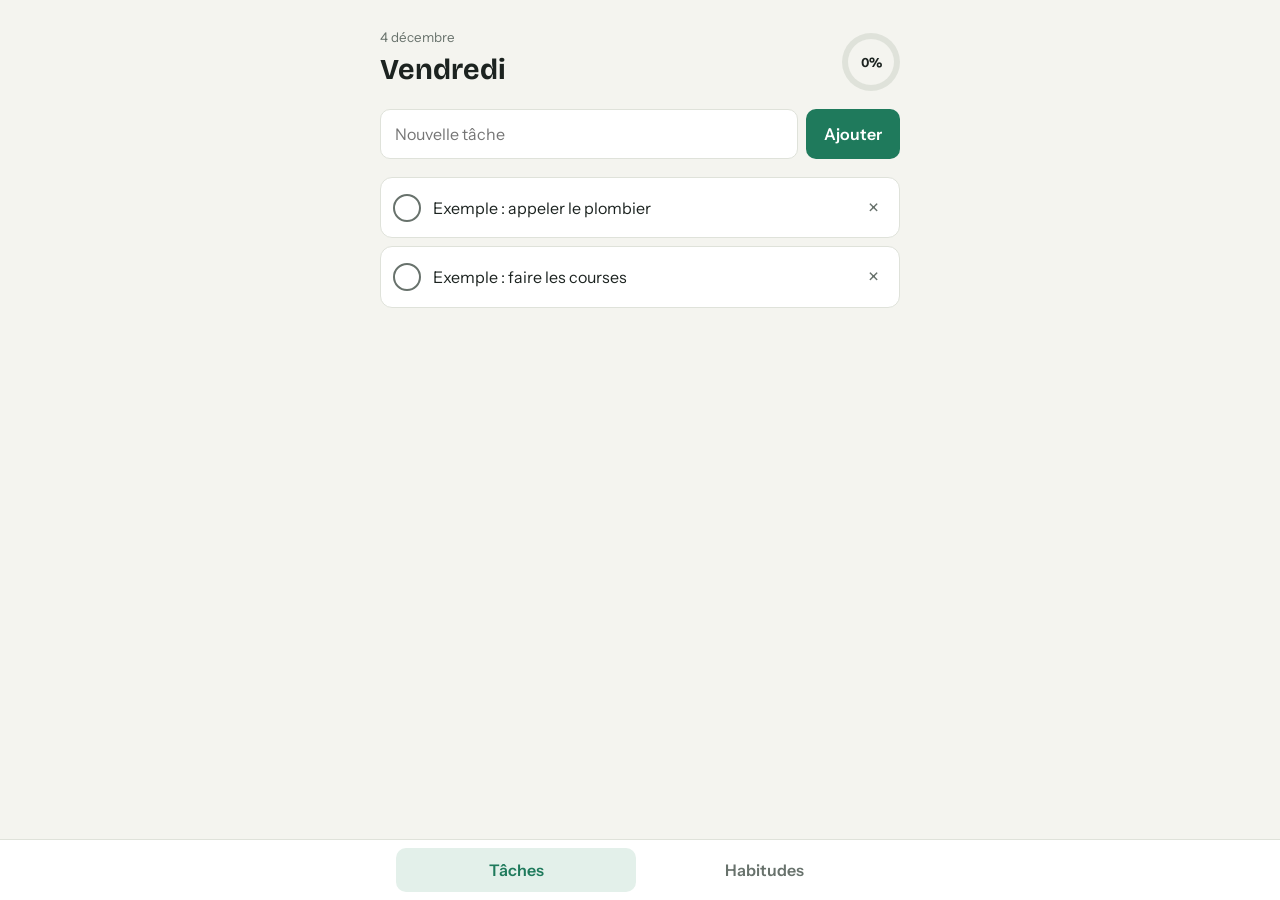
<file: app/index.html>
<!DOCTYPE html>
<html lang="fr">
<head>
<meta charset="utf-8">
<meta name="viewport" content="width=device-width, initial-scale=1, viewport-fit=cover">
<meta name="theme-color" content="#1f7a5c">
<meta name="apple-mobile-web-app-capable" content="yes">
<meta name="mobile-web-app-capable" content="yes">
<meta name="apple-mobile-web-app-title" content="Routine">
<link rel="manifest" href="manifest.webmanifest">
<link rel="icon" href="icon.svg" type="image/svg+xml">
<link rel="apple-touch-icon" href="icon-192.png">
<title>Routine</title>
<link rel="preconnect" href="https://fonts.googleapis.com">
<link rel="preconnect" href="https://fonts.gstatic.com" crossorigin>
<link href="https://fonts.googleapis.com/css2?family=Bricolage+Grotesque:opsz,wght@12..96,500;12..96,700&family=Instrument+Sans:wght@400;500;600&display=swap" rel="stylesheet">
<style>
/* Concept : carnet de poche, une colonne, pouce-friendly, barre d'onglets en bas */
:root{
  --bg:#f4f4ef; --card:#ffffff; --fg:#1c2320; --muted:#68726c; --line:#dfe2da;
  --accent:#1f7a5c; --accent-fg:#ffffff; --warn:#c2512c; --soft:#e3f0ea;
  --display:'Bricolage Grotesque',system-ui,sans-serif; --body:'Instrument Sans',system-ui,sans-serif;
}
@media (prefers-color-scheme:dark){:root:not([data-theme="light"]){
  --bg:#101614; --card:#18211e; --fg:#e8ede9; --muted:#95a39b; --line:#2a3631;
  --accent:#4cc79c; --accent-fg:#06241a; --warn:#ff9168; --soft:#1b2e27; color-scheme:dark}}
:root[data-theme="dark"]{
  --bg:#101614; --card:#18211e; --fg:#e8ede9; --muted:#95a39b; --line:#2a3631;
  --accent:#4cc79c; --accent-fg:#06241a; --warn:#ff9168; --soft:#1b2e27; color-scheme:dark}
*{box-sizing:border-box}
body{background:var(--bg);color:var(--fg);font:16px/1.5 var(--body);padding-inline:16px;padding-block:20px 96px}
.app{max-width:520px;margin-inline:auto}
h1,h2{font-family:var(--display);margin:0}
button{font:inherit;color:inherit;cursor:pointer}
:focus-visible{outline:2px solid var(--accent);outline-offset:2px}
.head{display:flex;justify-content:space-between;align-items:flex-end;gap:12px;margin-bottom:18px}
.head h1{font-size:1.8rem;text-transform:capitalize}
.head small{color:var(--muted);display:block}
.ring{--p:0;width:58px;height:58px;border-radius:50%;flex:none;display:grid;place-items:center;font:700 .85rem var(--display);font-variant-numeric:tabular-nums;
  background:conic-gradient(var(--accent) calc(var(--p)*1%),var(--line) 0)}
.ring span{width:46px;height:46px;border-radius:50%;background:var(--bg);display:grid;place-items:center}
.add{display:flex;gap:8px;margin-bottom:18px}
.add input{flex:1;min-width:0;font:inherit;padding:12px 14px;border-radius:10px;border:1px solid var(--line);background:var(--card);color:var(--fg)}
.add button{background:var(--accent);color:var(--accent-fg);border:0;border-radius:10px;padding:0 18px;font-weight:600}
.list{display:grid;gap:8px;margin:0;padding:0;list-style:none}
.item{display:flex;align-items:center;gap:12px;background:var(--card);border:1px solid var(--line);border-radius:12px;padding:10px 12px}
.item .txt{flex:1;min-width:0;overflow-wrap:anywhere;text-align:left;background:none;border:0;padding:6px 0}
.chk{width:28px;height:28px;border-radius:50%;border:2px solid var(--muted);background:none;flex:none;display:grid;place-items:center;color:var(--accent-fg);font-weight:700}
.done .chk{background:var(--accent);border-color:var(--accent)}
.done .txt{color:var(--muted);text-decoration:line-through}
.del{background:none;border:0;color:var(--muted);font-size:1.3rem;padding:4px 8px;border-radius:8px}
.streak{font:600 .8rem var(--body);color:var(--accent);background:var(--soft);padding:2px 9px;border-radius:99px;white-space:nowrap;font-variant-numeric:tabular-nums}
.week{display:flex;gap:4px;margin-top:6px}
.week i{width:10px;height:10px;border-radius:3px;background:var(--line)}
.week i.on{background:var(--accent)}
.hab{flex-direction:column;align-items:stretch;gap:2px}
.hab .row{display:flex;align-items:center;gap:12px}
.empty{color:var(--muted);text-align:center;padding:28px 12px;border:1px dashed var(--line);border-radius:12px}
.sec{font:600 .78rem var(--body);letter-spacing:.1em;text-transform:uppercase;color:var(--muted);margin:22px 0 8px}
.clear{background:none;border:0;color:var(--warn);padding:8px 0;font-size:.9rem}
nav{position:fixed;inset:auto 0 0 0;background:var(--card);border-top:1px solid var(--line);display:flex;justify-content:center;gap:8px;padding:8px 16px calc(8px + env(safe-area-inset-bottom,0px))}
nav button{flex:1;max-width:240px;border:0;background:none;padding:10px;border-radius:10px;font-weight:600;color:var(--muted)}
nav button[aria-selected="true"]{background:var(--soft);color:var(--accent)}
</style>
</head>
<body>


<div class="app">
  <div class="head">
    <div><small id="sub"></small><h1 id="date"></h1></div>
    <div class="ring" id="ring" role="img"><span id="pct">0%</span></div>
  </div>
  <section id="v-tasks">
    <form class="add" id="f-task"><input id="in-task" placeholder="Nouvelle tâche" aria-label="Nouvelle tâche" maxlength="120"><button>Ajouter</button></form>
    <ul class="list" id="tasks"></ul>
    <button class="clear" id="clear" hidden>Supprimer les tâches terminées</button>
  </section>
  <section id="v-habits" hidden>
    <form class="add" id="f-hab"><input id="in-hab" placeholder="Nouvelle habitude (ex. boire 2 L d'eau)" aria-label="Nouvelle habitude" maxlength="60"><button>Ajouter</button></form>
    <ul class="list" id="habits"></ul>
  </section>
</div>
<nav role="tablist" aria-label="Sections">
  <button role="tab" id="n-tasks" aria-selected="true">Tâches</button>
  <button role="tab" id="n-habits" aria-selected="false">Habitudes</button>
</nav>

<script>
const KEY='routine-v1';
const today=()=>new Date().toISOString().slice(0,10);
const dayOff=n=>{const d=new Date();d.setDate(d.getDate()-n);return d.toISOString().slice(0,10)};
let S;
try{S=JSON.parse(localStorage.getItem(KEY))}catch(e){}
if(!S)S={tasks:[{id:1,t:'Exemple : appeler le plombier',d:false},{id:2,t:'Exemple : faire les courses',d:false}],habits:[{id:3,t:'Exemple : marcher 20 min',days:[dayOff(1),dayOff(2)]}],n:4};
const save=()=>{try{localStorage.setItem(KEY,JSON.stringify(S))}catch(e){}};
const $=id=>document.getElementById(id);
const esc=s=>s.replace(/[&<>"]/g,c=>({'&':'&amp;','<':'&lt;','>':'&gt;','"':'&quot;'}[c]));
const streak=h=>{let n=0,i=h.days.includes(today())?0:1;while(h.days.includes(dayOff(i))){n++;i++}return n};

function render(){
  const dt=new Date();
  $('date').textContent=dt.toLocaleDateString('fr-FR',{weekday:'long'});
  $('sub').textContent=dt.toLocaleDateString('fr-FR',{day:'numeric',month:'long'});
  $('tasks').innerHTML=S.tasks.length?S.tasks.map(k=>`<li class="item ${k.d?'done':''}"><button class="chk" data-t="${k.id}" aria-label="Terminer">${k.d?'✓':''}</button><span class="txt">${esc(k.t)}</span><button class="del" data-dt="${k.id}" aria-label="Supprimer">×</button></li>`).join(''):'<li class="empty">Aucune tâche. Ajoutez la première ci-dessus.</li>';
  $('habits').innerHTML=S.habits.length?S.habits.map(h=>{const on=h.days.includes(today()),s=streak(h);
    const w=[6,5,4,3,2,1,0].map(i=>`<i class="${h.days.includes(dayOff(i))?'on':''}"></i>`).join('');
    return `<li class="item hab ${on?'done':''}"><div class="row"><button class="chk" data-h="${h.id}" aria-label="Fait aujourd'hui">${on?'✓':''}</button><span class="txt">${esc(h.t)}</span><span class="streak">${s} j</span><button class="del" data-dh="${h.id}" aria-label="Supprimer">×</button></div><div class="week" title="7 derniers jours">${w}</div></li>`}).join(''):'<li class="empty">Aucune habitude. Choisissez-en une petite, à faire chaque jour.</li>';
  const total=S.tasks.length+S.habits.length;
  const done=S.tasks.filter(k=>k.d).length+S.habits.filter(h=>h.days.includes(today())).length;
  const p=total?Math.round(done/total*100):0;
  $('ring').style.setProperty('--p',p);$('pct').textContent=p+'%';$('ring').setAttribute('aria-label',p+' % accompli aujourd\'hui');
  $('clear').hidden=!S.tasks.some(k=>k.d);
  save();
}
$('f-task').addEventListener('submit',e=>{e.preventDefault();const v=$('in-task').value.trim();if(!v)return;S.tasks.unshift({id:S.n++,t:v,d:false});$('in-task').value='';render()});
$('f-hab').addEventListener('submit',e=>{e.preventDefault();const v=$('in-hab').value.trim();if(!v)return;S.habits.push({id:S.n++,t:v,days:[]});$('in-hab').value='';render()});
document.addEventListener('click',e=>{
  const b=e.target.closest('button');if(!b)return;
  const d=b.dataset;
  if(d.t){const k=S.tasks.find(x=>x.id==d.t);k.d=!k.d;render()}
  else if(d.dt){S.tasks=S.tasks.filter(x=>x.id!=d.dt);render()}
  else if(d.h){const h=S.habits.find(x=>x.id==d.h),i=h.days.indexOf(today());i<0?h.days.push(today()):h.days.splice(i,1);render()}
  else if(d.dh){S.habits=S.habits.filter(x=>x.id!=d.dh);render()}
});
$('clear').addEventListener('click',()=>{S.tasks=S.tasks.filter(k=>!k.d);render()});
function tab(k){['tasks','habits'].forEach(x=>{$('v-'+x).hidden=x!==k;$('n-'+x).setAttribute('aria-selected',x===k)})}
$('n-tasks').onclick=()=>tab('tasks');$('n-habits').onclick=()=>tab('habits');
render();
</script>
<script>
if('serviceWorker' in navigator){addEventListener('load',()=>navigator.serviceWorker.register('sw.js').catch(()=>{}))}
</script>
</body>
</html>
</file>
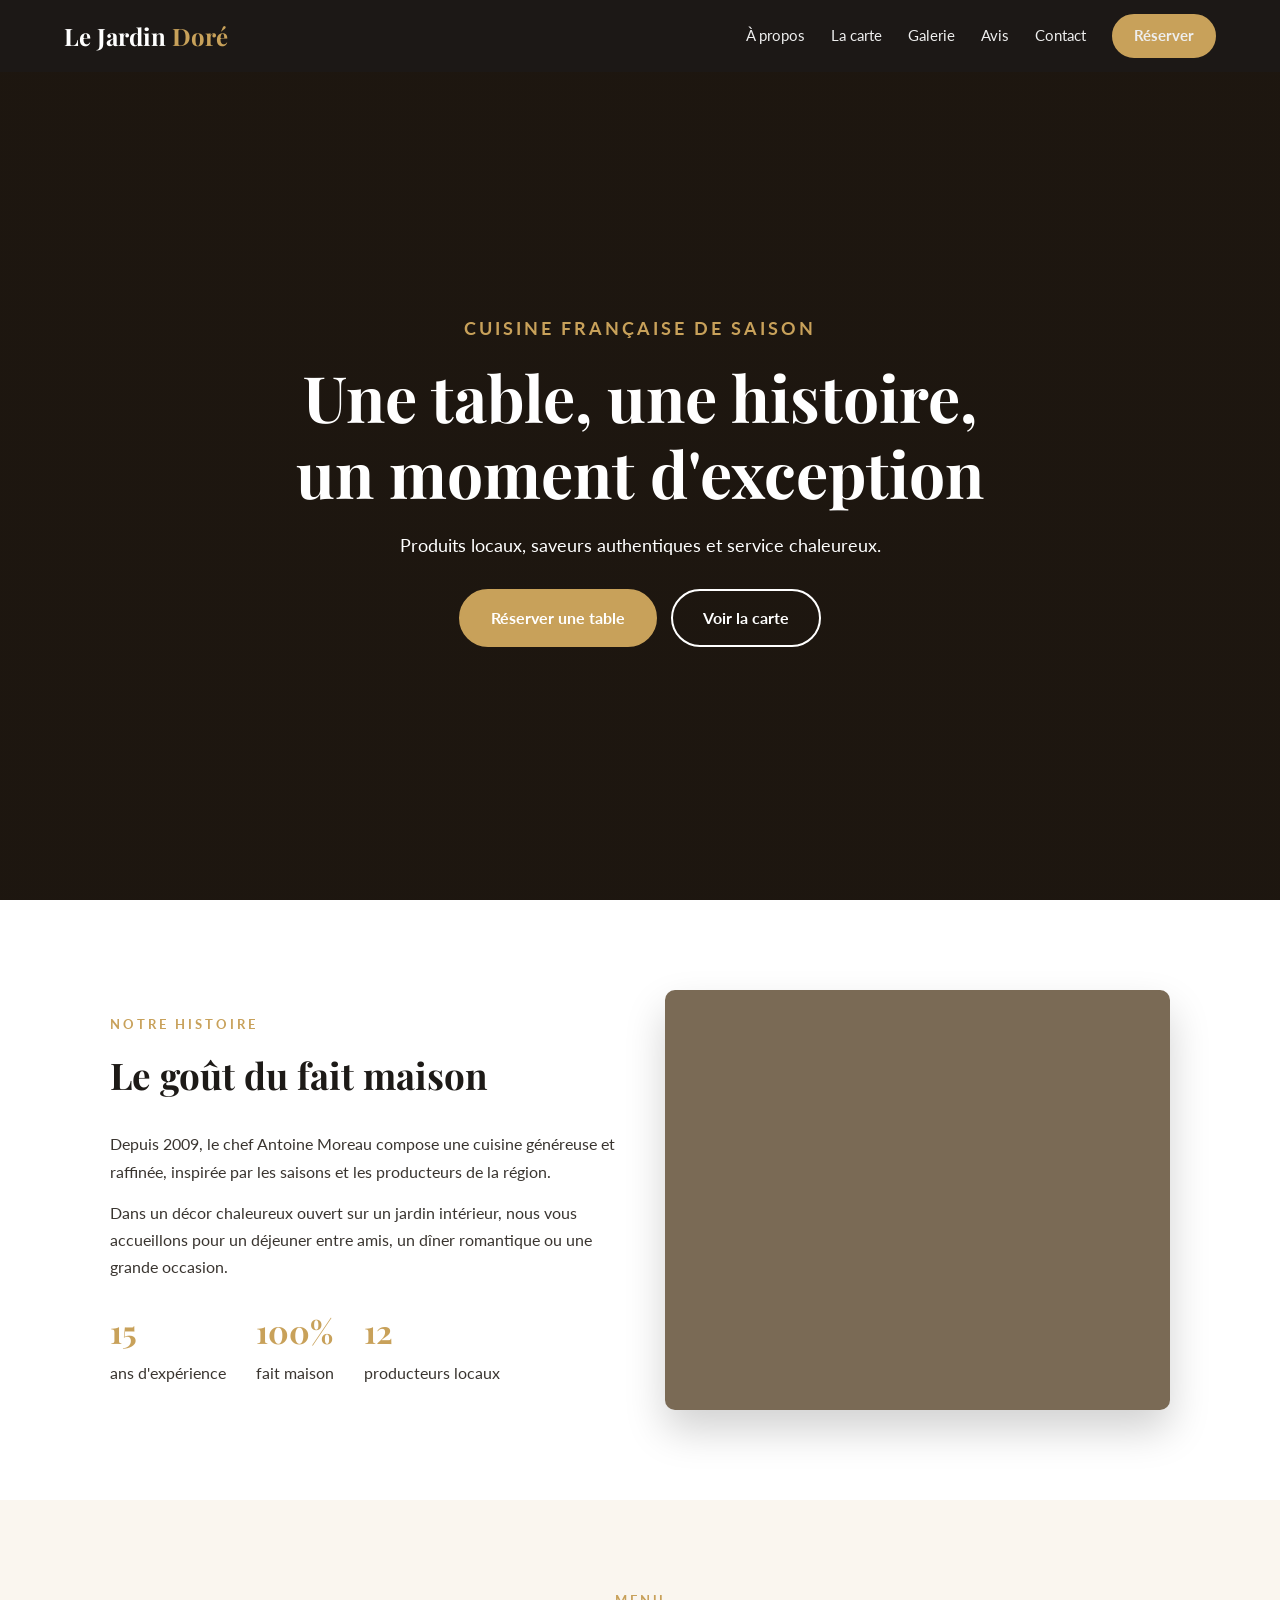
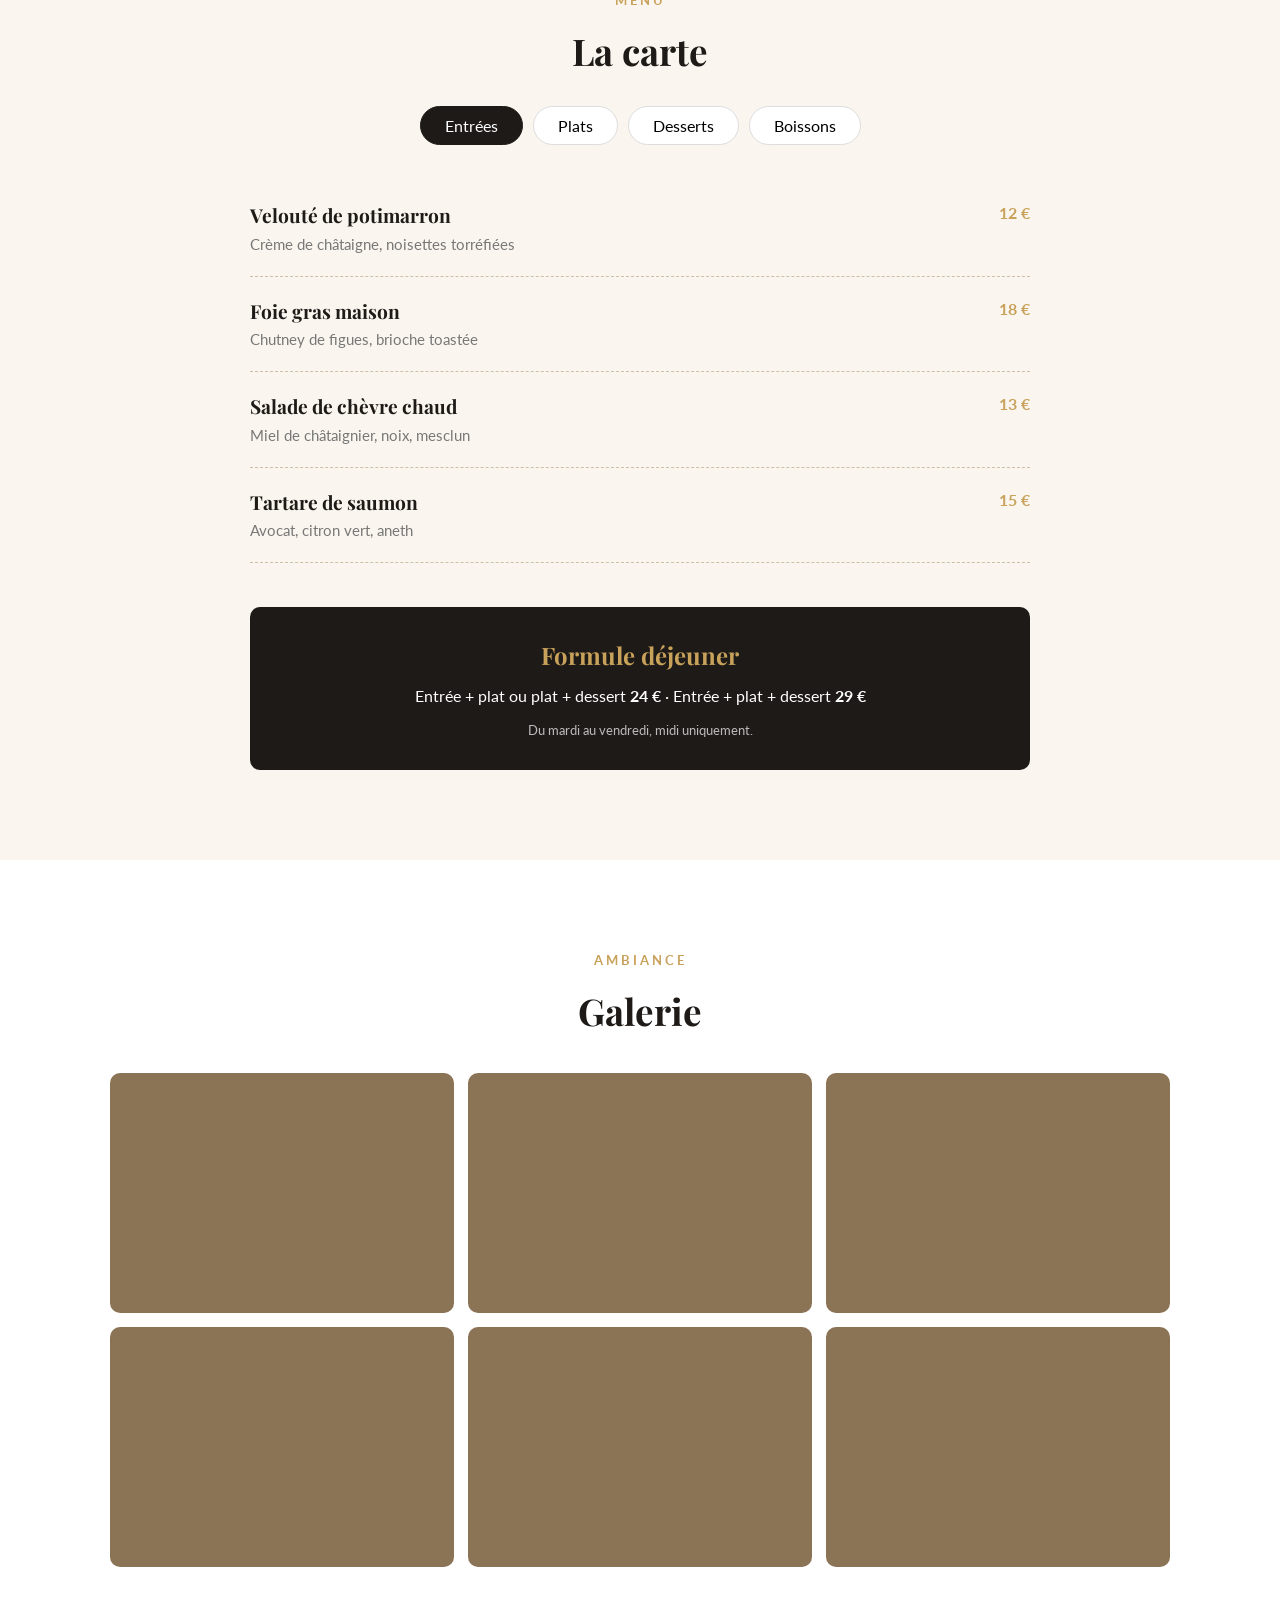
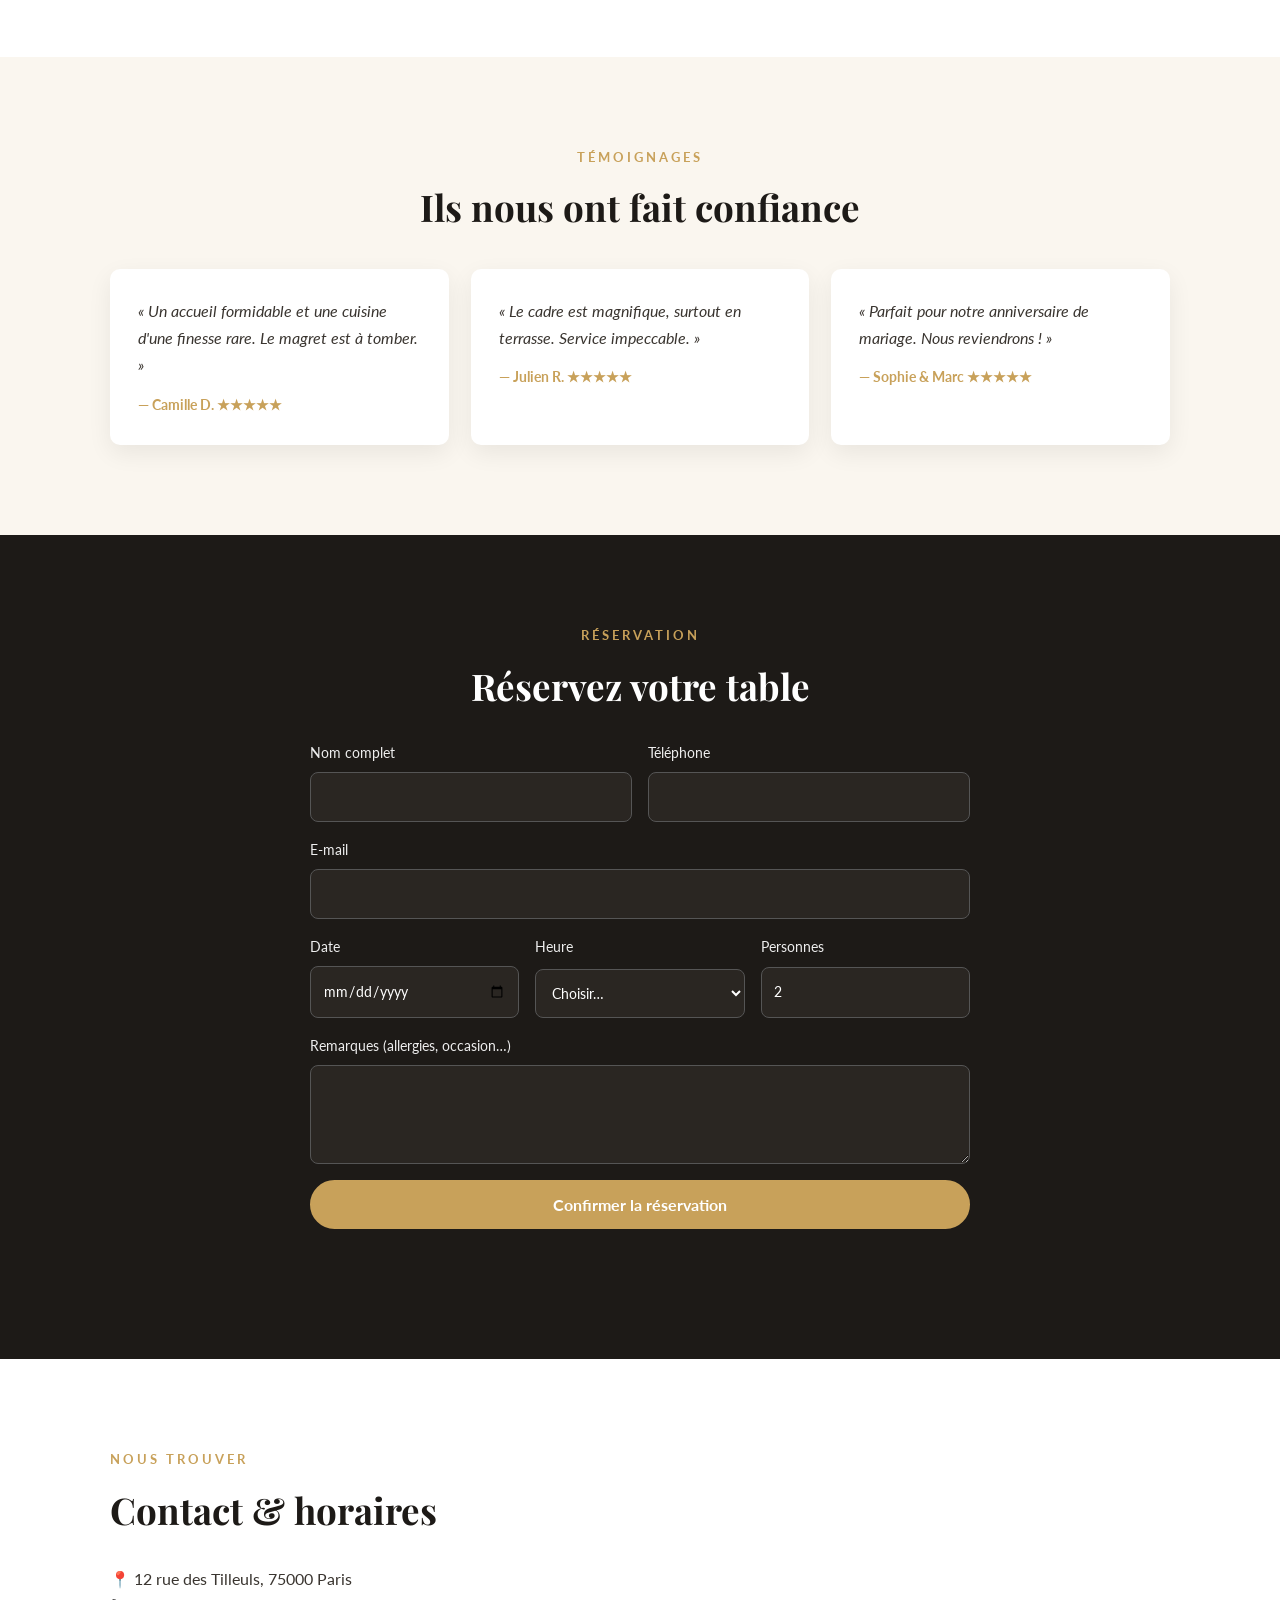
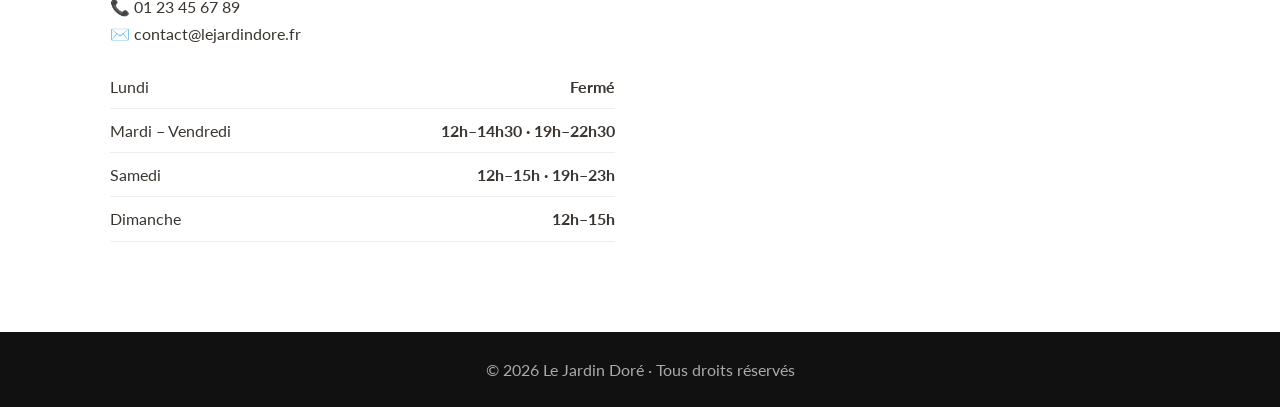
<file: restaurant/index.html>
<!DOCTYPE html>
<html lang="fr">
<head>
  <meta charset="UTF-8">
  <meta name="viewport" content="width=device-width, initial-scale=1">
  <title>Le Jardin Doré – Restaurant gastronomique</title>
  <meta name="description" content="Le Jardin Doré, cuisine française de saison au cœur de la ville. Découvrez notre carte et réservez votre table.">
  <link rel="preconnect" href="https://fonts.googleapis.com">
  <link rel="preconnect" href="https://fonts.gstatic.com" crossorigin>
  <link href="https://fonts.googleapis.com/css2?family=Playfair+Display:wght@500;700&family=Lato:wght@300;400;700&display=swap" rel="stylesheet">
  <link rel="stylesheet" href="style.css">
</head>
<body>
  <header class="header" id="top">
    <a href="#top" class="logo">Le Jardin <span>Doré</span></a>
    <button class="burger" aria-label="Menu" aria-expanded="false">☰</button>
    <nav class="nav">
      <a href="#apropos">À propos</a>
      <a href="#carte">La carte</a>
      <a href="#galerie">Galerie</a>
      <a href="#avis">Avis</a>
      <a href="#contact">Contact</a>
      <a href="#reservation" class="btn btn-small">Réserver</a>
    </nav>
  </header>

  <section class="hero">
    <div class="hero-content">
      <p class="eyebrow">Cuisine française de saison</p>
      <h1>Une table, une histoire,<br>un moment d'exception</h1>
      <p>Produits locaux, saveurs authentiques et service chaleureux.</p>
      <a href="#reservation" class="btn">Réserver une table</a>
      <a href="#carte" class="btn btn-outline">Voir la carte</a>
    </div>
  </section>

  <section class="section" id="apropos">
    <div class="container two-col">
      <div>
        <p class="eyebrow">Notre histoire</p>
        <h2>Le goût du fait maison</h2>
        <p>Depuis 2009, le chef Antoine Moreau compose une cuisine généreuse et raffinée, inspirée par les saisons et les producteurs de la région.</p>
        <p>Dans un décor chaleureux ouvert sur un jardin intérieur, nous vous accueillons pour un déjeuner entre amis, un dîner romantique ou une grande occasion.</p>
        <ul class="stats">
          <li><strong>15</strong> ans d'expérience</li>
          <li><strong>100%</strong> fait maison</li>
          <li><strong>12</strong> producteurs locaux</li>
        </ul>
      </div>
      <div class="img-card img-about" role="img" aria-label="Salle du restaurant"></div>
    </div>
  </section>

  <section class="section alt" id="carte">
    <div class="container">
      <p class="eyebrow center">Menu</p>
      <h2 class="center">La carte</h2>
      <div class="tabs" role="tablist">
        <button class="tab active" data-tab="entrees">Entrées</button>
        <button class="tab" data-tab="plats">Plats</button>
        <button class="tab" data-tab="desserts">Desserts</button>
        <button class="tab" data-tab="boissons">Boissons</button>
      </div>

      <div class="menu active" id="entrees">
        <div class="dish"><div><h3>Velouté de potimarron</h3><p>Crème de châtaigne, noisettes torréfiées</p></div><span>12 €</span></div>
        <div class="dish"><div><h3>Foie gras maison</h3><p>Chutney de figues, brioche toastée</p></div><span>18 €</span></div>
        <div class="dish"><div><h3>Salade de chèvre chaud</h3><p>Miel de châtaignier, noix, mesclun</p></div><span>13 €</span></div>
        <div class="dish"><div><h3>Tartare de saumon</h3><p>Avocat, citron vert, aneth</p></div><span>15 €</span></div>
      </div>
      <div class="menu" id="plats">
        <div class="dish"><div><h3>Magret de canard rôti</h3><p>Sauce au miel et épices, purée de patate douce</p></div><span>26 €</span></div>
        <div class="dish"><div><h3>Filet de bar</h3><p>Risotto crémeux aux herbes, beurre blanc</p></div><span>27 €</span></div>
        <div class="dish"><div><h3>Risotto aux cèpes <em>(végétarien)</em></h3><p>Parmesan 24 mois, huile de truffe</p></div><span>22 €</span></div>
        <div class="dish"><div><h3>Entrecôte de bœuf</h3><p>Frites maison, sauce au poivre</p></div><span>29 €</span></div>
      </div>
      <div class="menu" id="desserts">
        <div class="dish"><div><h3>Fondant au chocolat</h3><p>Cœur coulant, glace vanille bourbon</p></div><span>10 €</span></div>
        <div class="dish"><div><h3>Tarte Tatin</h3><p>Crème fraîche d'Isigny</p></div><span>9 €</span></div>
        <div class="dish"><div><h3>Crème brûlée</h3><p>À la vanille de Madagascar</p></div><span>8 €</span></div>
        <div class="dish"><div><h3>Assiette de fromages</h3><p>Sélection de nos fromagers</p></div><span>11 €</span></div>
      </div>
      <div class="menu" id="boissons">
        <div class="dish"><div><h3>Vins au verre</h3><p>Rouge, blanc, rosé – sélection du sommelier</p></div><span>6 – 9 €</span></div>
        <div class="dish"><div><h3>Cocktail maison</h3><p>Demandez la création du moment</p></div><span>11 €</span></div>
        <div class="dish"><div><h3>Limonade artisanale</h3><p>Citron, menthe fraîche</p></div><span>5 €</span></div>
        <div class="dish"><div><h3>Café / Thé</h3><p>Café de torréfacteur local</p></div><span>3 €</span></div>
      </div>

      <div class="formule">
        <h3>Formule déjeuner</h3>
        <p>Entrée + plat ou plat + dessert <strong>24 €</strong> · Entrée + plat + dessert <strong>29 €</strong></p>
        <small>Du mardi au vendredi, midi uniquement.</small>
      </div>
    </div>
  </section>

  <section class="section" id="galerie">
    <div class="container">
      <p class="eyebrow center">Ambiance</p>
      <h2 class="center">Galerie</h2>
      <div class="gallery">
        <div class="g g1"></div><div class="g g2"></div><div class="g g3"></div>
        <div class="g g4"></div><div class="g g5"></div><div class="g g6"></div>
      </div>
    </div>
  </section>

  <section class="section alt" id="avis">
    <div class="container">
      <p class="eyebrow center">Témoignages</p>
      <h2 class="center">Ils nous ont fait confiance</h2>
      <div class="reviews">
        <blockquote>« Un accueil formidable et une cuisine d'une finesse rare. Le magret est à tomber. »<cite>— Camille D. ★★★★★</cite></blockquote>
        <blockquote>« Le cadre est magnifique, surtout en terrasse. Service impeccable. »<cite>— Julien R. ★★★★★</cite></blockquote>
        <blockquote>« Parfait pour notre anniversaire de mariage. Nous reviendrons ! »<cite>— Sophie & Marc ★★★★★</cite></blockquote>
      </div>
    </div>
  </section>

  <section class="section reserve" id="reservation">
    <div class="container narrow">
      <p class="eyebrow center">Réservation</p>
      <h2 class="center">Réservez votre table</h2>
      <form id="resa-form" novalidate>
        <div class="row">
          <label>Nom complet<input type="text" name="nom" required autocomplete="name"></label>
          <label>Téléphone<input type="tel" name="tel" required autocomplete="tel"></label>
        </div>
        <label>E-mail<input type="email" name="email" required autocomplete="email"></label>
        <div class="row">
          <label>Date<input type="date" name="date" required></label>
          <label>Heure
            <select name="heure" required>
              <option value="">Choisir…</option>
              <option>12:00</option><option>12:30</option><option>13:00</option><option>13:30</option>
              <option>19:00</option><option>19:30</option><option>20:00</option><option>20:30</option><option>21:00</option>
            </select>
          </label>
          <label>Personnes<input type="number" name="personnes" min="1" max="12" value="2" required></label>
        </div>
        <label>Remarques (allergies, occasion…)<textarea name="msg" rows="3"></textarea></label>
        <button type="submit" class="btn">Confirmer la réservation</button>
        <p class="form-msg" role="status" aria-live="polite"></p>
      </form>
    </div>
  </section>

  <section class="section" id="contact">
    <div class="container two-col">
      <div>
        <p class="eyebrow">Nous trouver</p>
        <h2>Contact &amp; horaires</h2>
        <p>📍 12 rue des Tilleuls, 75000 Paris<br>📞 01 23 45 67 89<br>✉️ contact@lejardindore.fr</p>
        <table class="hours">
          <tr><td>Lundi</td><td>Fermé</td></tr>
          <tr><td>Mardi – Vendredi</td><td>12h–14h30 · 19h–22h30</td></tr>
          <tr><td>Samedi</td><td>12h–15h · 19h–23h</td></tr>
          <tr><td>Dimanche</td><td>12h–15h</td></tr>
        </table>
      </div>
      <iframe title="Plan d'accès" loading="lazy" class="map"
        src="https://www.openstreetmap.org/export/embed.html?bbox=2.30%2C48.85%2C2.36%2C48.87&amp;layer=mapnik"></iframe>
    </div>
  </section>

  <footer class="footer">
    <p>© <span id="year"></span> Le Jardin Doré · Tous droits réservés</p>
  </footer>

  <script src="script.js"></script>
</body>
</html>
</file>
<file: restaurant/style.css>
:root{--gold:#c8a15a;--dark:#1d1a17;--cream:#faf6ef;--text:#3a3530;--radius:10px}
*{box-sizing:border-box;margin:0;padding:0}
html{scroll-behavior:smooth;scroll-padding-top:70px}
body{font-family:'Lato',sans-serif;color:var(--text);background:#fff;line-height:1.7}
h1,h2,h3,.logo{font-family:'Playfair Display',serif}
a{color:inherit;text-decoration:none}
.container{max-width:1100px;margin:auto;padding:0 20px}
.narrow{max-width:700px}
.center{text-align:center}
.section{padding:90px 0}
.alt{background:var(--cream)}
.eyebrow{color:var(--gold);text-transform:uppercase;letter-spacing:3px;font-size:.8rem;font-weight:700;margin-bottom:8px}
h2{font-size:2.3rem;margin-bottom:24px;color:var(--dark)}
p{margin-bottom:14px}

.header{position:fixed;inset:0 0 auto 0;z-index:50;display:flex;justify-content:space-between;align-items:center;padding:14px 5%;background:rgba(29,26,23,.92);backdrop-filter:blur(6px)}
.logo{color:#fff;font-size:1.5rem;font-weight:700}
.logo span{color:var(--gold)}
.nav{display:flex;gap:26px;align-items:center}
.nav a{color:#eee;font-size:.95rem}
.nav a:not(.btn):hover{color:var(--gold)}
.burger{display:none;background:none;border:0;color:#fff;font-size:1.8rem;cursor:pointer}

.btn{display:inline-block;background:var(--gold);color:#fff;padding:13px 30px;border-radius:50px;border:2px solid var(--gold);font-weight:700;cursor:pointer;font-size:1rem;font-family:inherit;transition:.25s}
.btn:hover{background:transparent;color:var(--gold)}
.btn-small{padding:7px 20px;font-size:.9rem}
.btn-outline{background:transparent;margin-left:10px;color:#fff;border-color:#fff}
.btn-outline:hover{background:#fff;color:var(--dark)}

.hero{min-height:100vh;display:flex;align-items:center;justify-content:center;text-align:center;color:#fff;padding:100px 20px 40px;
  background:linear-gradient(rgba(20,15,10,.6),rgba(20,15,10,.6)),url('https://images.unsplash.com/photo-1414235077428-338989a2e8c0?auto=format&fit=crop&w=1600&q=70') center/cover,#2b2118}
.hero h1{font-size:clamp(2.2rem,5vw,4rem);line-height:1.2;margin-bottom:18px}
.hero p{font-size:1.15rem;margin-bottom:28px}
.hero .eyebrow{margin-bottom:14px}

.two-col{display:grid;grid-template-columns:1fr 1fr;gap:50px;align-items:center}
.img-card{height:420px;border-radius:var(--radius);background:url('https://images.unsplash.com/photo-1517248135467-4c7edcad34c4?auto=format&fit=crop&w=900&q=70') center/cover,#7a6a55;box-shadow:0 20px 40px rgba(0,0,0,.18)}
.stats{display:flex;gap:30px;list-style:none;margin-top:24px}
.stats strong{display:block;font-family:'Playfair Display',serif;font-size:2rem;color:var(--gold)}

.tabs{display:flex;justify-content:center;gap:10px;flex-wrap:wrap;margin:10px 0 36px}
.tab{background:#fff;border:1px solid #ddd;padding:9px 24px;border-radius:50px;cursor:pointer;font-family:inherit;font-size:1rem}
.tab.active,.tab:hover{background:var(--dark);color:#fff;border-color:var(--dark)}
.menu{display:none;max-width:780px;margin:auto}
.menu.active{display:block}
.dish{display:flex;justify-content:space-between;gap:20px;padding:18px 0;border-bottom:1px dashed #cdbfa6}
.dish h3{font-size:1.2rem;color:var(--dark)}
.dish h3 em{font-size:.8rem;color:#5b8a4a;font-family:'Lato',sans-serif}
.dish p{margin:0;font-size:.95rem;color:#777}
.dish>span{font-weight:700;color:var(--gold);white-space:nowrap}
.formule{max-width:780px;margin:44px auto 0;background:var(--dark);color:#fff;padding:28px;border-radius:var(--radius);text-align:center}
.formule h3{color:var(--gold);font-size:1.5rem}
.formule p{margin:6px 0}
.formule small{opacity:.7}

.gallery{display:grid;grid-template-columns:repeat(3,1fr);gap:14px;margin-top:30px}
.g{height:240px;border-radius:var(--radius);background-size:cover;background-position:center;background-color:#8b7355;transition:transform .3s}
.g:hover{transform:scale(1.03)}
.g1{background-image:url('https://images.unsplash.com/photo-1555939594-58d7cb561ad1?auto=format&fit=crop&w=600&q=70')}
.g2{background-image:url('https://images.unsplash.com/photo-1414235077428-338989a2e8c0?auto=format&fit=crop&w=600&q=70')}
.g3{background-image:url('https://images.unsplash.com/photo-1476224203421-9ac39bcb3327?auto=format&fit=crop&w=600&q=70')}
.g4{background-image:url('https://images.unsplash.com/photo-1544025162-d76694265947?auto=format&fit=crop&w=600&q=70')}
.g5{background-image:url('https://images.unsplash.com/photo-1559339352-11d035aa65de?auto=format&fit=crop&w=600&q=70')}
.g6{background-image:url('https://images.unsplash.com/photo-1551024601-bec78aea704b?auto=format&fit=crop&w=600&q=70')}

.reviews{display:grid;grid-template-columns:repeat(3,1fr);gap:22px;margin-top:30px}
blockquote{background:#fff;padding:28px;border-radius:var(--radius);box-shadow:0 8px 24px rgba(0,0,0,.07);font-style:italic}
cite{display:block;margin-top:14px;font-style:normal;font-weight:700;color:var(--gold);font-size:.9rem}

.reserve{background:var(--dark)}
.reserve h2{color:#fff}
form{display:grid;gap:16px;margin-top:20px}
.row{display:grid;grid-auto-flow:column;grid-auto-columns:1fr;gap:16px}
label{display:grid;gap:6px;color:#eee;font-size:.9rem}
input,select,textarea{padding:12px;border-radius:8px;border:1px solid #555;background:#2a2622;color:#fff;font:inherit}
input:focus,select:focus,textarea:focus{outline:2px solid var(--gold)}
input.invalid,select.invalid{border-color:#e5604d}
.form-msg{text-align:center;color:var(--gold);min-height:1.5em;margin:0}
.form-msg.error{color:#ff8a78}

.hours{margin-top:18px;border-collapse:collapse;width:100%}
.hours td{padding:8px 0;border-bottom:1px solid #eee}
.hours td:last-child{text-align:right;font-weight:700}
.map{width:100%;height:380px;border:0;border-radius:var(--radius)}
.footer{background:#111;color:#aaa;text-align:center;padding:24px}
.footer p{margin:0}

@media(max-width:820px){
  .burger{display:block}
  .nav{display:none;position:absolute;top:100%;left:0;right:0;background:var(--dark);flex-direction:column;padding:20px;gap:16px}
  .nav.open{display:flex}
  .two-col,.reviews,.gallery{grid-template-columns:1fr}
  .row{grid-auto-flow:row}
  .btn-outline{margin:12px 0 0}
  .img-card{height:280px}
  .section{padding:64px 0}
}
</file>
